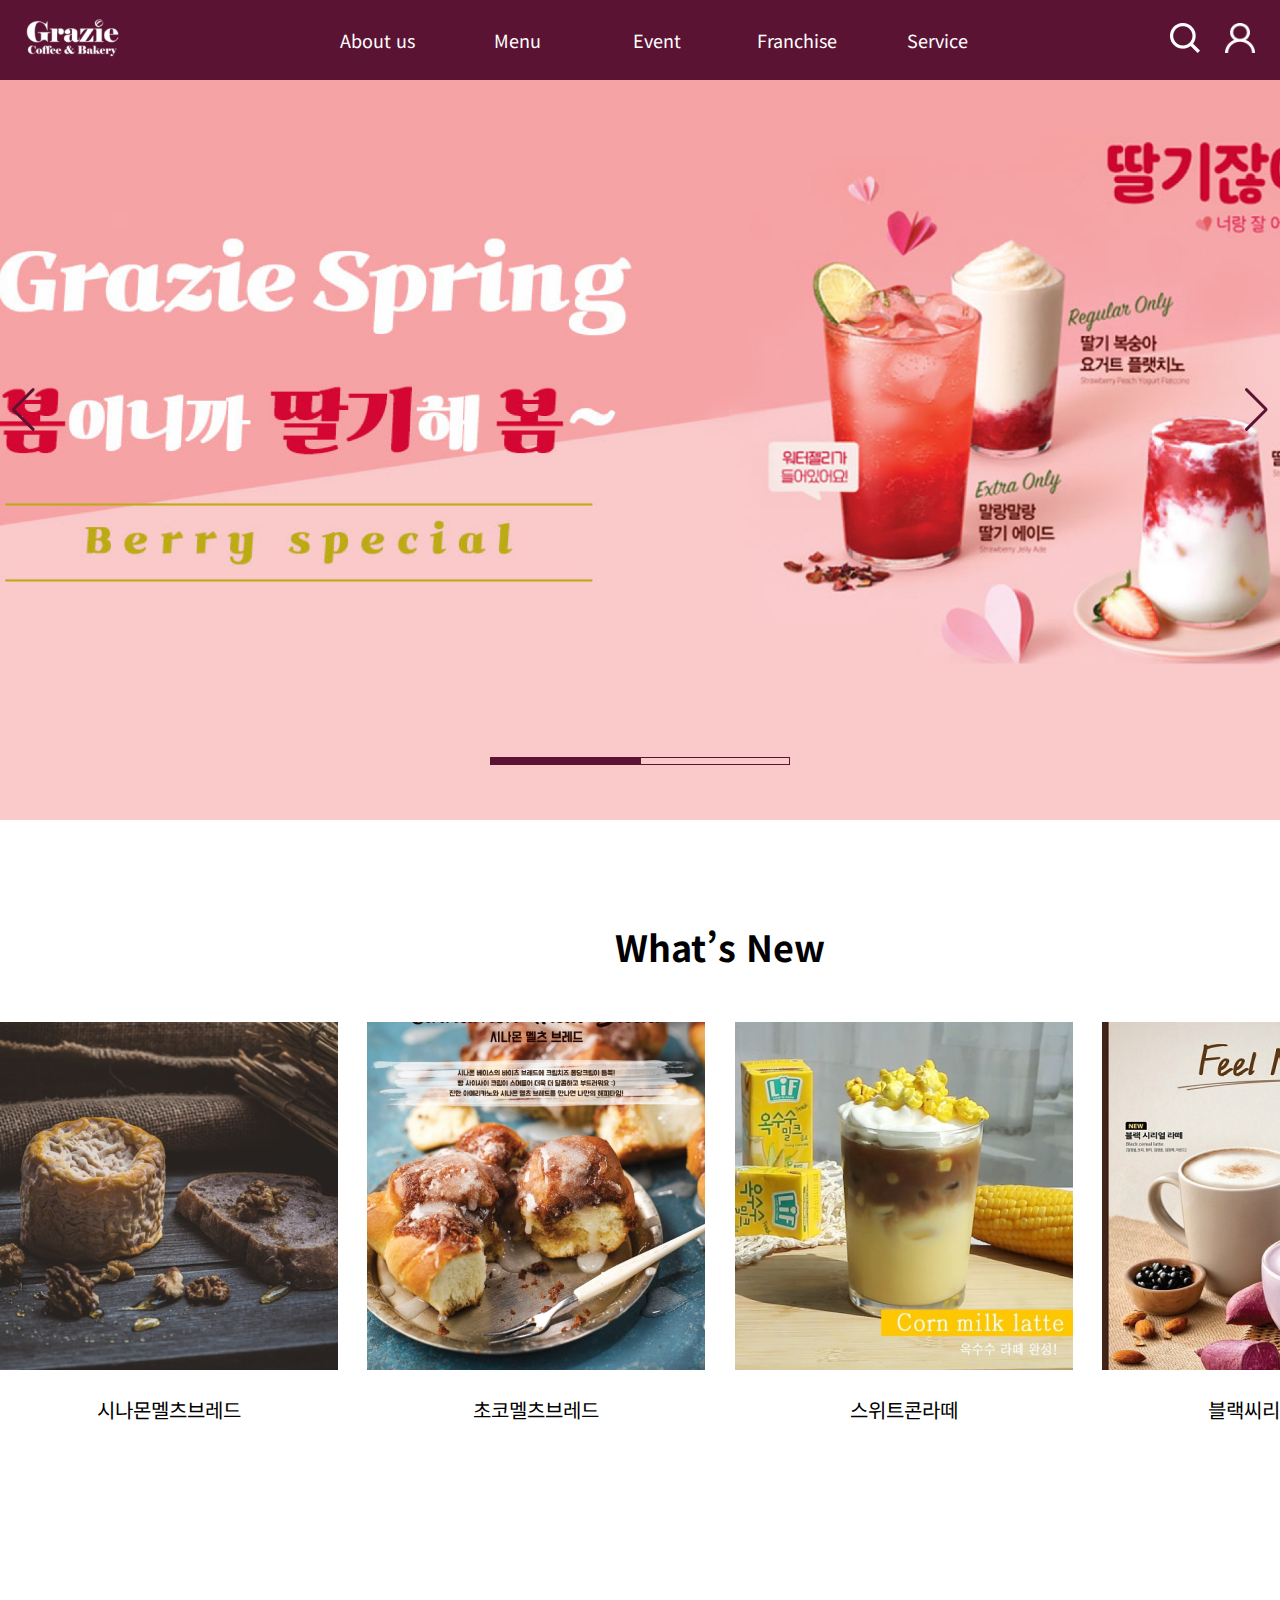
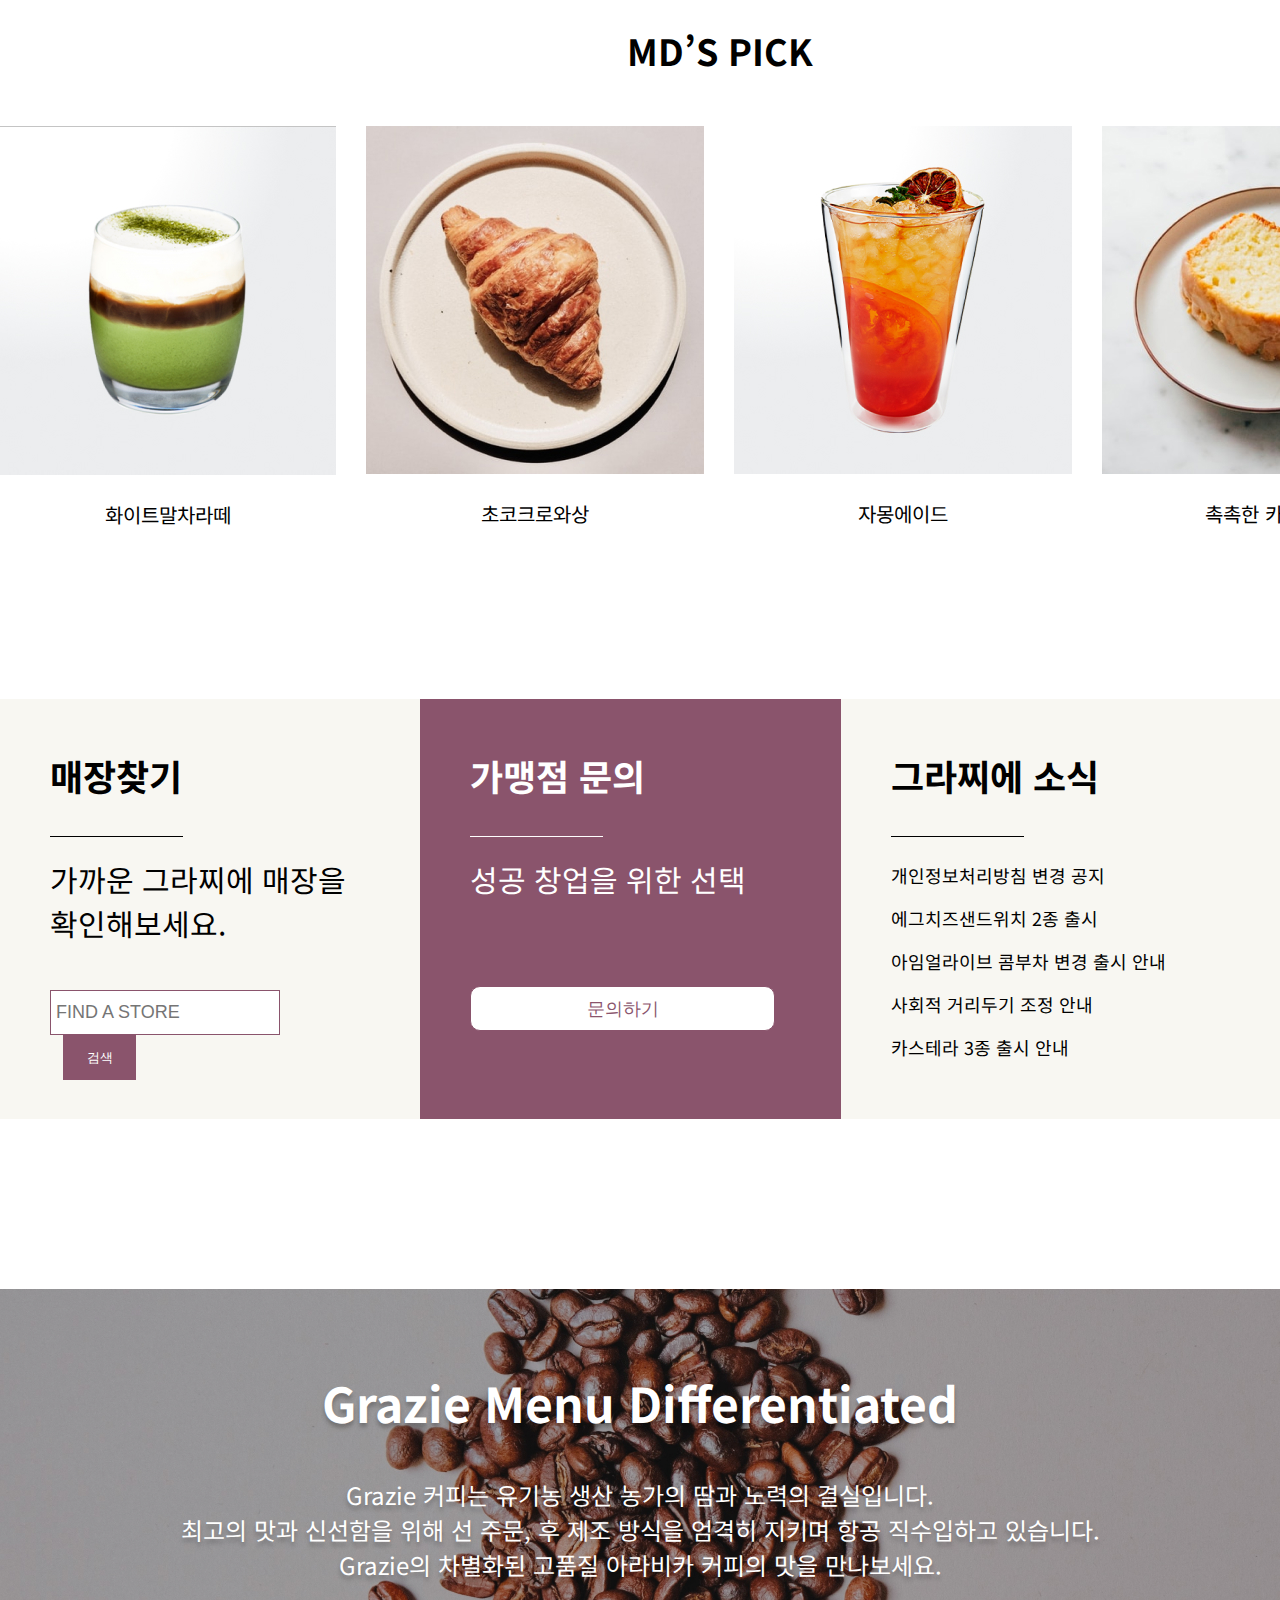
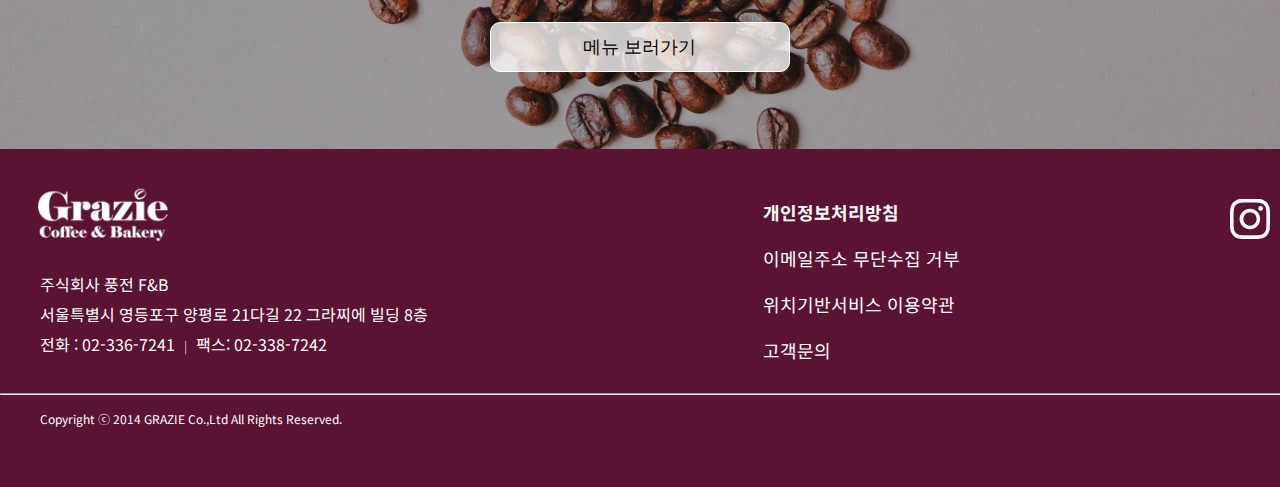
<file: index.html>
<!DOCTYPE html>
<html lang="ko">

<head>
  <meta charset="UTF-8">
  <meta http-equiv="X-UA-Compatible" content="IE=edge">
  <meta name="viewport" content="width=device-width, initial-scale=1.0">
  <title>Grazie</title>
  <link rel="shortcut icon" href="./favicon.ico">
  <link rel="stylesheet" href="https://unpkg.com/swiper@8/swiper-bundle.min.css" />
  <link href="https://fonts.googleapis.com/css2?family=Noto+Sans+KR:wght@400;500;700&display=swap" rel="stylesheet">
  <link rel="stylesheet" href="css/default.css">
  <link rel="stylesheet" href="css/pc.css" media="screen and (min-width: 768px)">
  <link rel="stylesheet" href="css/mobile.css" media="screen and (max-width: 767px)">
  <script src="https://ajax.googleapis.com/ajax/libs/jquery/3.5.1/jquery.min.js"></script>
  <script src="https://unpkg.com/swiper@8/swiper-bundle.min.js"></script>
  <script src="js/main.js"></script>
  <!-- 오픈그래프 seo, sns 최적화 -->
  <meta property="og:image" content="./main-title.jpg">
  <meta property="og:title" content="Grazie 리뉴얼 브랜딩사이트">
  <meta property="og:description" content="UI/UX 설계 시안을 기반으로 한 브랜드 홈페이지를 제작.Grazie 브랜딩사이트를 리뉴얼 
  해보았습니다">
</head>

<body>
  <div class="header-component">
    <script src="./js/header.js"></script>
  </div>
  <!-- 사이트맵 레이어 팝업창 -->
  <div class="sitemap-modal pc-only">
    <div class="blank"><img src="./images/blank.jpg" alt="blank">
    </div>
    <ul>
      <li>
        <ul>
          <li><a href="./about.html">Grazie</a></li>
          <li><a href="#">Grazie Story</a></li>
          <li><a href="#">오시는 길</a></li>
        </ul>
      </li>
      <li>
        <ul>
          <li><a href="./menu.html">Coffee</a></li>
          <li><a href="#">Beverage</a></li>
          <li><a href="#">Bakery</a></li>
          <li><a href="#">Food</a></li>
        </ul>
      </li>
      <li>
        <ul>
          <li><a href="./sub-03.html">이벤트 소식</a></li>
          <li><a href="#">당첨자 현황</a></li>
        </ul>
      </li>
      <li>
        <ul>
          <li><a href="#">Concept</a></li>
          <li><a href="#">개설안내</a></li>

        </ul>
      </li>
      <li>
        <ul>
          <li><a href="#">Notice</a></li>
          <li><a href="#">FAQ</a></li>
          <li><a href="#">고객의 소리</a></li>
          <li><a href="#">제품 구매상담</a></li>
        </ul>
      </li>
    </ul>
    <div class="blank2">
    </div>

  </div><!-- site map modal -->

  <!-- 슬라이더 컨테이터 -->
  <div id="main-visual" class="swiper">
    <div class="swiper-wrapper">
      <!-- 슬라이더 콘텐츠 -->
      <div class="swiper-slide s1">
        <div class="title">
          <!-- <img src="./images/main-visual-text.png" class="pc-only" alt=""> -->
          <img src="./images/m-text01.png" class="mobile-only" alt="">
        </div>
      </div>
      <div class="swiper-slide s2">
        <div class="title2">
          <img src="images/main-visual_2-text.png" class="pc-only" alt="">
          <img src="./images/m-text02.png" class="mobile-only" alt="">
        </div>
      </div>
    </div>

    <!-- 하단 버튼 -->
    <div class="swiper-pagination"></div>

    <!-- 이동 화살표 -->
    <div class="swiper-button-prev pc-only"></div>
    <div class="swiper-button-next pc-only"></div>
  </div><!-- swiper-->

  <!-- 콘텐츠 부분 -->


  <main>
    <section id="contants-1" class="pc-only">
      <div id="contants1">
        <h2>What’s New</h2>
        <ul id="what-new">
          <li><a href="#">
              <img src="./images/content1.jpg" alt="new1">
              <p>시나몬멜츠브레드</p>
            </a></li>
          <li><a href="#">
              <img src="./images/content2.jpg" alt="new2">
              <p>초코멜츠브레드</p>
            </a></li>
          <li><a href="#">
              <img src="./images/content3.jpg" alt="new3">
              <p>스위트콘라떼</p>
            </a></li>
          <li><a href="#">
              <img src="./images/content4.png" alt="new4">
              <p>블랙씨리얼라떼</p>
            </a></li>
        </ul>
      </div>
    </section>
    <section id="contants-2" class="pc-only">
      <div id="contants2">
        <h2>MD’S PICK </h2>
        <ul id="pick">
          <li><a href="#">
              <img src="./images/content5.jpg" alt="pick1">
              <p>화이트말차라떼</p>
            </a></li>
          <li><a href="#">
              <img src="./images/content6.jpg" alt="pick2">
              <p>초코크로와상</p>
            </a></li>
          <li><a href="#">
              <img src="./images/content7.jpg" alt="pick3">
              <p>자몽에이드</p>
            </a></li>
          <li><a href="#">
              <img src="./images/content8.jpg" alt="pick4">
              <p>촉촉한 카스테라</p>
            </a></li>
        </ul>
      </div>
    </section>

    <section id="mobile-content-1" class="mobile-only">
      <h2>What’s New</h2>
      <div class="gallery1">
        <img class="on" src="./images/content1.jpg" alt="1">
        <img src="./images/content2.jpg" alt="2">
        <img src="./images/content3.jpg" alt="3">
        <img src="./images/content4.png" alt="4">
      </div>
      <div class="btn-group1">
        <button class="prev">&lt;</button>
        <button class="next">&gt;</button>
      </div>
    </section>
    <section id="mobile-content-2" class="mobile-only">
      <h2>MD's PICk</h2>
      <div class="gallery2">
        <img class="on" src="./images/content5.jpg" alt="1">
        <img src="./images/content6.jpg" alt="2">
        <img src="./images/content7.jpg" alt="3">
        <img src="./images/content8.jpg" alt="4">
      </div>
      <div class="btn-group2">
        <button class="prev">&lt;</button>
        <button class="next">&gt;</button>
      </div>
    </section>


    <section id="content2">
      <div class="store">
        <h2>매장찾기</h2>
        <img src="./images/line 2.svg" alt="line">
        <p>가까운 그라찌에 매장을 <br>확인해보세요.</p>
        <form action="search">
          <label for="search">
            <input type="search" id="search" placeholder=" FIND A STORE">
            <input type="submit" value="검색" id="search-btn">
          </label>
        </form>
      </div>
      <div class="franchise">
        <h2>가맹점 문의</h2>
        <img src="./images/line 1.svg" alt="line">
        <p>성공 창업을 위한 선택</p>
        <button class="ask-btn">문의하기</button>
      </div>
      <div class="notice">
        <h2>그라찌에 소식</h2>
        <img src="./images/line 2.svg" alt="line">
        <div class="notice-text">
          <ul>
            <li><a href="#">개인정보처리방침 변경 공지</a></li>
            <li><a href="#">에그치즈샌드위치 2종 출시</a></li>
            <li><a href="#">아임얼라이브 콤부차 변경 출시 안내</a></li>
            <li><a href="#">사회적 거리두기 조정 안내</a></li>
            <li><a href="#">카스테라 3종 출시 안내</a></li>
          </ul>
          <ul id="text-date">
            <li>2022.03.15</li>
            <li>2022.03.15</li>
            <li>2022.03.15</li>
            <li>2022.03.15</li>
            <li>2022.03.15</li>
          </ul>
        </div>
      </div>
    </section>

    <section id="menu-about">
      <h1>Grazie Menu Differentiated</h1>
      <p>Grazie 커피는 유기농 생산 농가의 땀과 노력의 결실입니다. <br>
        최고의 맛과 신선함을 위해 선 주문, 후 제조 방식을 엄격히 지키며 항공 직수입하고 있습니다. <br>
        Grazie의 차별화된 고품질 아라비카 커피의 맛을 만나보세요. </p>
      <button class="menu-about-btn">메뉴 보러가기</button>
    </section>

  </main>
  <!--여기까지 콘텐츠 부분 -->



  <div class="footer-component">
    <script src="./js/footer.js"></script>
  </div>
  <script src="js/swiper.js"></script>


</body>

</html>
</file>
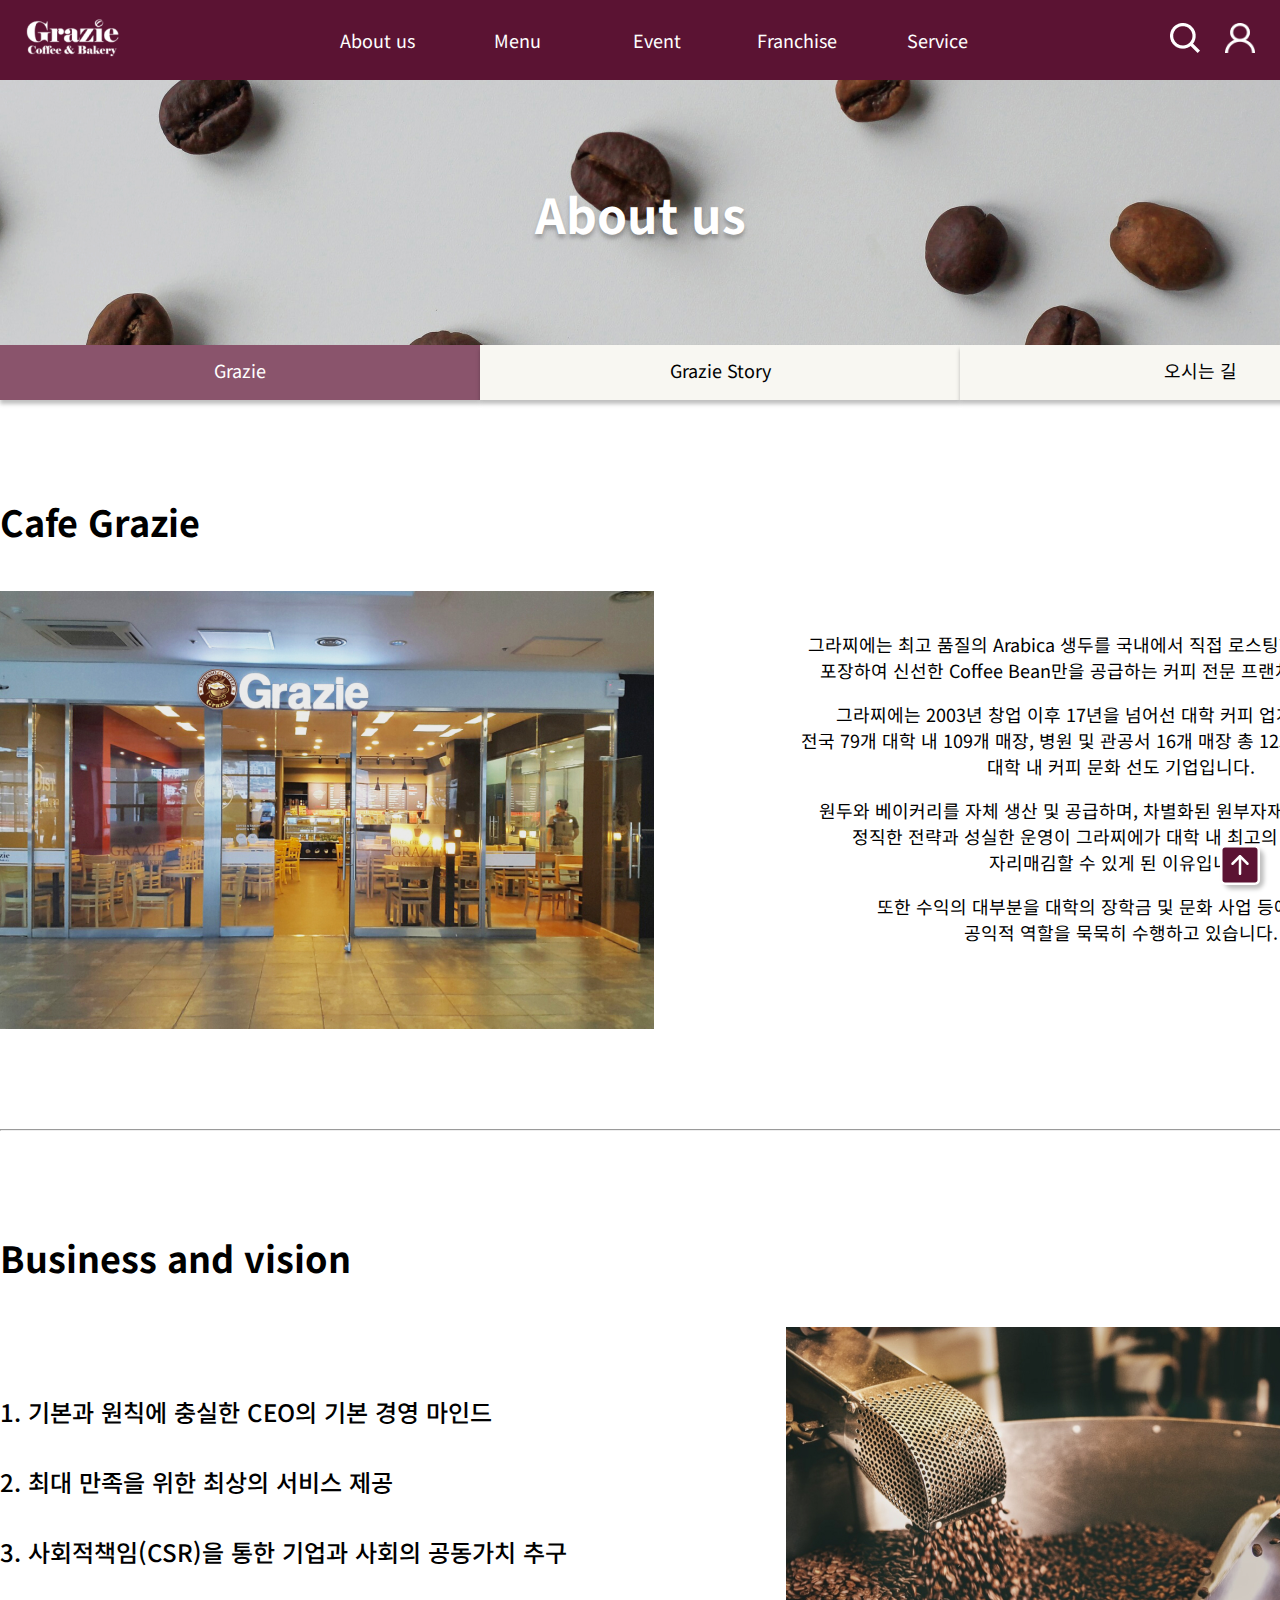
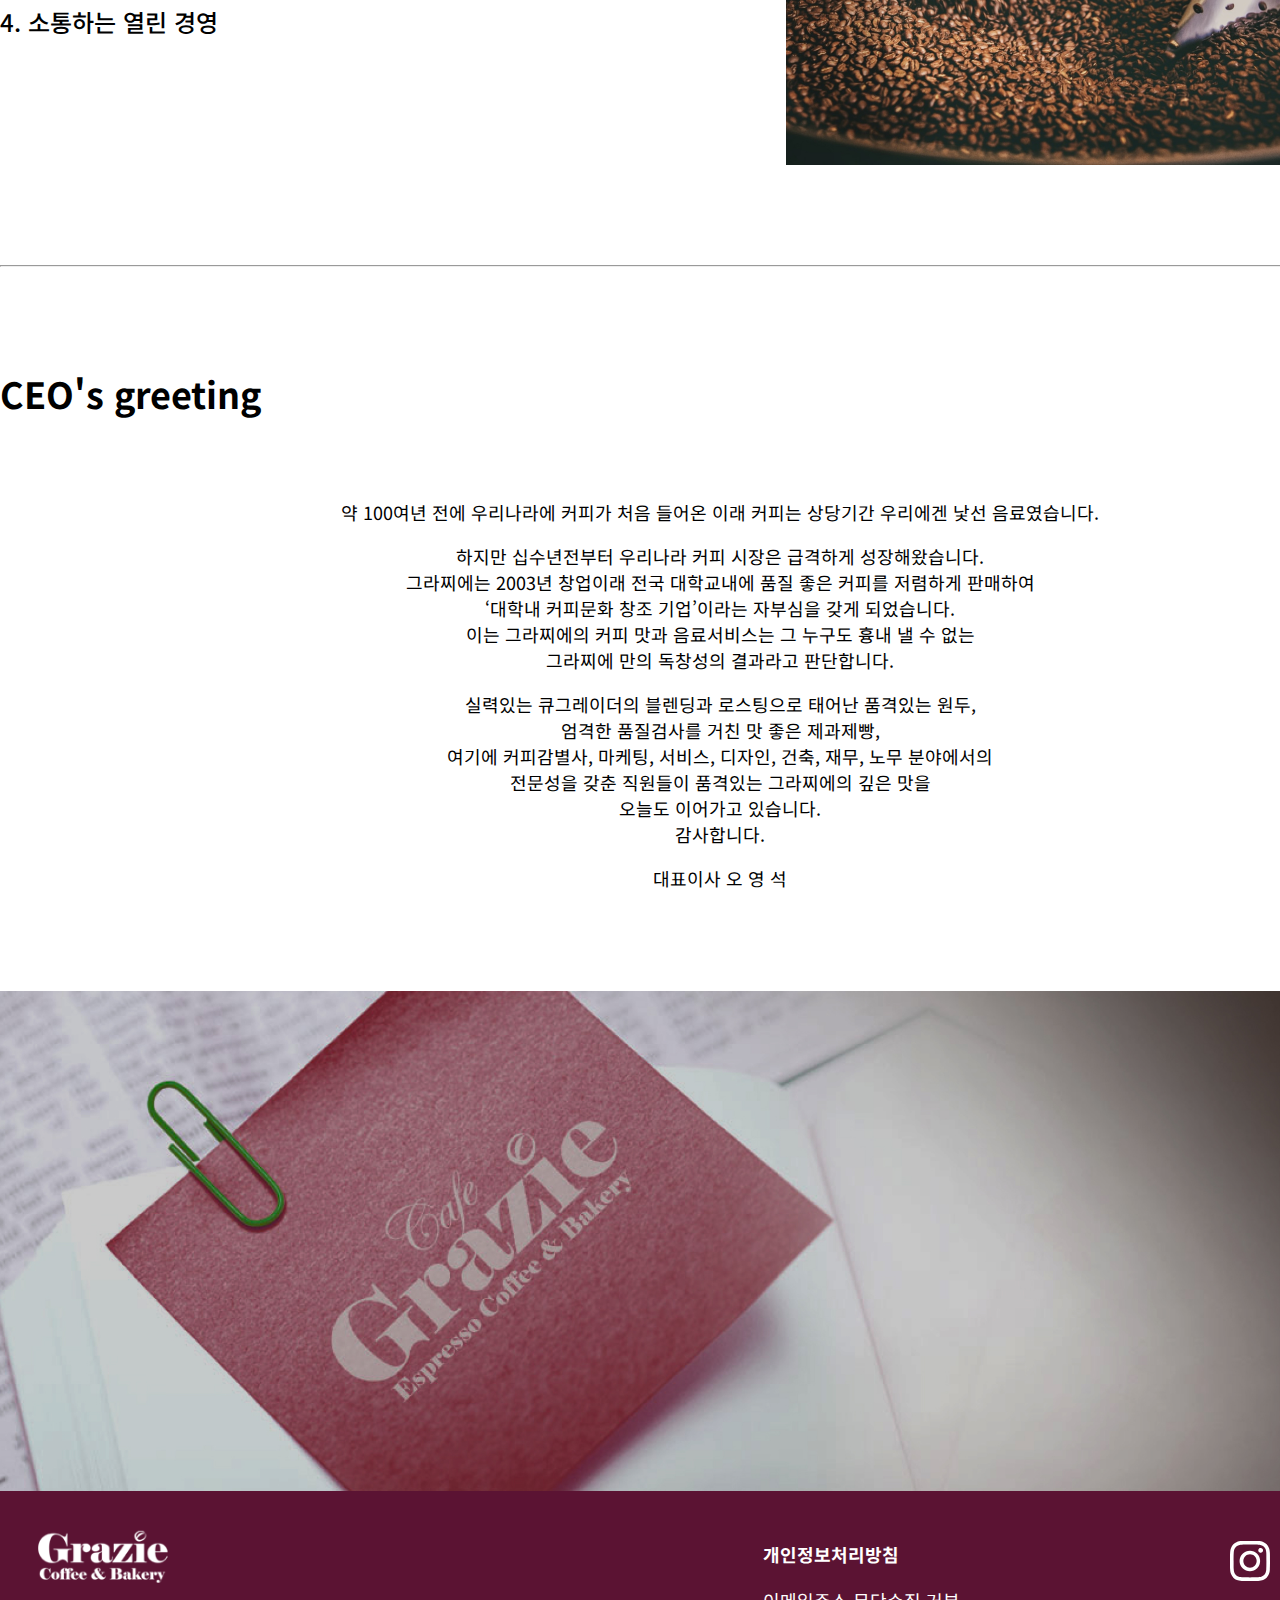
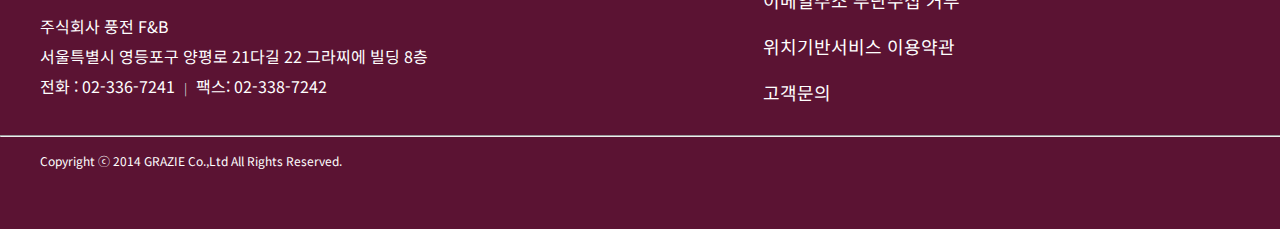
<file: about.html>
<!DOCTYPE html>
<html lang="ko">

<head>
  <meta charset="UTF-8">
  <meta http-equiv="X-UA-Compatible" content="IE=edge">
  <meta name="viewport" content="width=device-width, initial-scale=1.0">
  <title>Grazie</title>
  <link rel="stylesheet" href="https://unpkg.com/swiper@8/swiper-bundle.min.css" />
  <link href="https://fonts.googleapis.com/css2?family=Noto+Sans+KR:wght@400;500;700&display=swap" rel="stylesheet">
  <link rel="stylesheet" href="css/default.css">
  <link rel="stylesheet" href="css/sub1.css" media="screen and (min-width: 768px)">
  <link rel="stylesheet" href="css/sub1-mobile.css" media="screen and (max-width: 767px)">
  <script src="https://ajax.googleapis.com/ajax/libs/jquery/3.5.1/jquery.min.js"></script>
  <script src="https://unpkg.com/swiper@8/swiper-bundle.min.js"></script>
  <script src="js/main.js"></script>
  <!-- 오픈그래프 seo, sns 최적화 -->
  <meta property="og:image" content="./title.jpg">
  <meta property="og:title" content="Grazie 리뉴얼 브랜딩사이트">
  <meta property="og:description" content="UI/UX 설계 시안을 기반으로 한 브랜드 홈페이지를 제작.Grazie 브랜딩사이트를 리뉴얼 
  해보았습니다">
</head>

<body>
  <header id="main-header">
    <div class="header-component">
      <script src="./js/header.js"></script>
    </div>
 <!-- 사이트맵 레이어 팝업창 -->
  <div class="sitemap-modal pc-only">
    <div class="blank"><img src="./images/blank.jpg" alt="blank">
    </div>
    <ul>
      <li>
        <ul>
          <li><a href="./about.html">Grazie</a></li>
          <li><a href="#">Grazie Story</a></li>
          <li><a href="#">오시는 길</a></li>
        </ul>
      </li>
      <li>
        <ul>
          <li><a href="./menu.html">Coffee</a></li>
          <li><a href="#">Beverage</a></li>
          <li><a href="#">Bakery</a></li>
          <li><a href="#">Food</a></li>
        </ul>
      </li>
      <li>
        <ul>
          <li><a href="./sub-03.html">이벤트 소식</a></li>
          <li><a href="#">당첨자 현황</a></li>
        </ul>
      </li>
      <li>
        <ul>
          <li><a href="#">Concept</a></li>
          <li><a href="#">개설안내</a></li>

        </ul>
      </li>
      <li>
        <ul>
          <li><a href="#">Notice</a></li>
          <li><a href="#">FAQ</a></li>
          <li><a href="#">고객의 소리</a></li>
          <li><a href="#">제품 구매상담</a></li>
        </ul>
      </li>
    </ul>
    <div class="blank2">
    </div>

  </div><!-- site map modal -->
  
  </header>
 

  <main>
    <div class="about-visual">
      <h1>About us</h1>
    </div>
    
    <div class="tab-group">
      <a class="on" href="#" onclick="changeVisual(1);">Grazie</a>
      <a href="#" onclick="changeVisual(2);">Grazie Story</a>
      <a href="#" onclick="changeVisual(3);">오시는 길</a>
    </div>

    <section class="content1">
      <h1>Cafe Grazie</h1>
      <div class="content-info">
        <img src="./images/cafe.jpg" alt="cafe">
        <div class="content-text">
          <p>그라찌에는 최고 품질의 Arabica 생두를 국내에서 직접 로스팅한 후 24시간 이내에 <br>
            포장하여 신선한 Coffee Bean만을 공급하는 커피 전문 프랜차이즈 업체입니다. </p>
          <p>그라찌에는 2003년 창업 이후 17년을 넘어선 대학 커피 업계 개척 기업으로 <br>
            전국 79개 대학 내 109개 매장, 병원 및 관공서 16개 매장 총 125개 매장을 운영 중인 <br>
            대학 내 커피 문화 선도 기업입니다. </p>
          <p>원두와 베이커리를 자체 생산 및 공급하며, 차별화된 원부자재, 가격의 거품을 뺀 <br>
            정직한 전략과 성실한 운영이 그라찌에가 대학 내 최고의 커피 매장으로 <br>
            자리매김할 수 있게 된 이유입니다. </p>
          <p>또한 수익의 대부분을 대학의 장학금 및 문화 사업 등에 환원하여 <br> 
            공익적 역할을 묵묵히 수행하고 있습니다.</p>
        </div>
      </div>
      <hr>
    </section>
    <section class="content2">
      <h1>Business and vision</h1>
      <div class="content-info">
        <img src="./images/vision.jpg" alt="vision">
        <div class="content-text">
          <p>1. 기본과 원칙에 충실한 CEO의 기본 경영 마인드<br>
            2.  최대 만족을 위한 최상의 서비스 제공<br>
            3. 사회적책임(CSR)을 통한 기업과 사회의 공동가치 추구<br>
            4. 소통하는 열린 경영
          </p>
        </div>
      </div>
      <hr>
    </section>
    <section class="content3">
      <h1>CEO's greeting</h1>
        <div class="content-text">
          <p>약 100여년 전에 우리나라에 커피가 처음 들어온 이래 커피는 상당기간 우리에겐 낯선 음료였습니다.</p>
          <p>하지만 십수년전부터 우리나라 커피 시장은 급격하게 성장해왔습니다. <br>
            그라찌에는 2003년 창업이래 전국 대학교내에 품질 좋은 커피를 저렴하게 판매하여 <br>
            ‘대학내 커피문화 창조 기업’이라는 자부심을 갖게 되었습니다.<br>
            이는 그라찌에의 커피 맛과 음료서비스는 그 누구도 흉내 낼 수 없는<br>
            그라찌에 만의 독창성의 결과라고 판단합니다. </p>
          <p>실력있는 큐그레이더의 블렌딩과 로스팅으로 태어난 품격있는 원두,<br>
            엄격한 품질검사를 거친 맛 좋은 제과제빵,<br>
            여기에 커피감별사, 마케팅, 서비스, 디자인, 건축, 재무, 노무 분야에서의<br>
            전문성을 갖춘 직원들이 품격있는 그라찌에의 깊은 맛을<br>
            오늘도 이어가고 있습니다.<br>
            감사합니다. </p>
          <p>대표이사 오 영 석</p>
      </div>
    </section>
    <div class="about-visual2">
      <img src="./images/sub1-footer.jpg" alt="">
    </div>
  </main>

  <div class="footer-component">
    <script src="./js/footer.js"></script>
  </div>


</body>

</html>
</file>
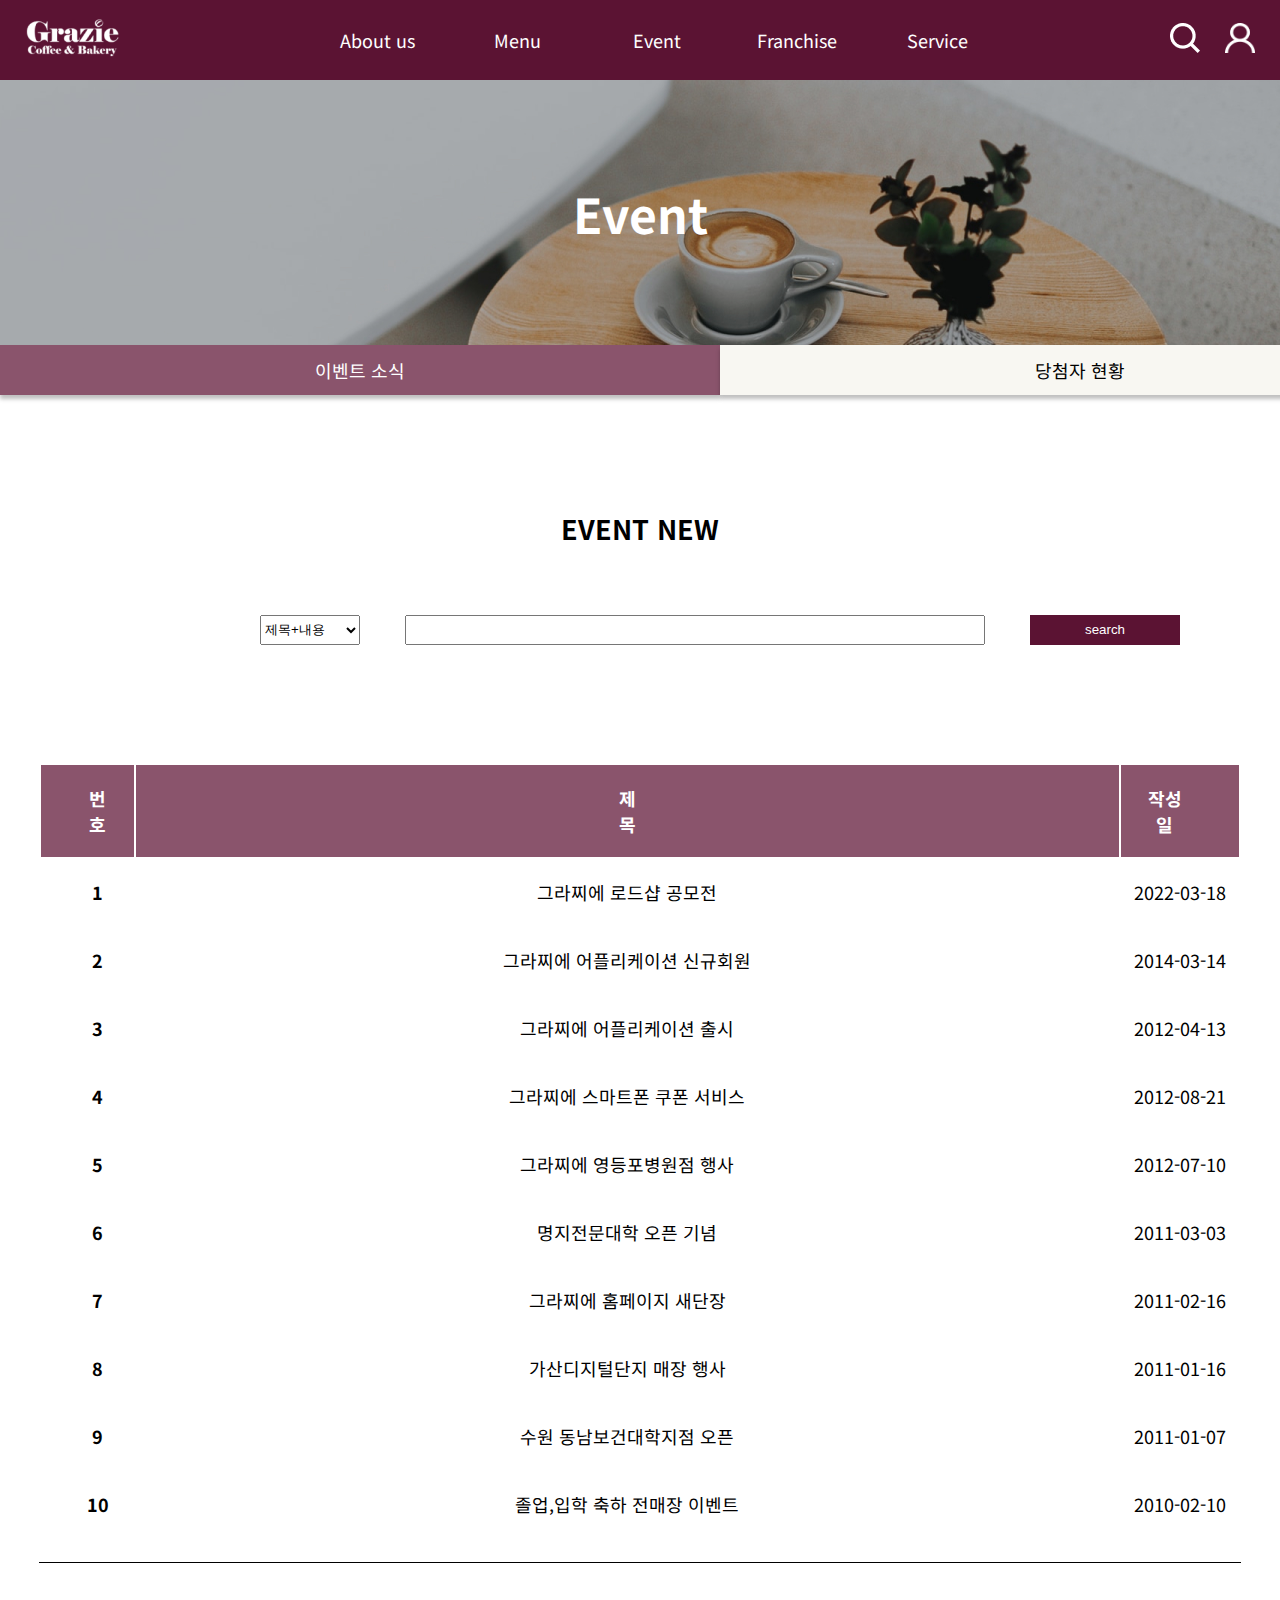
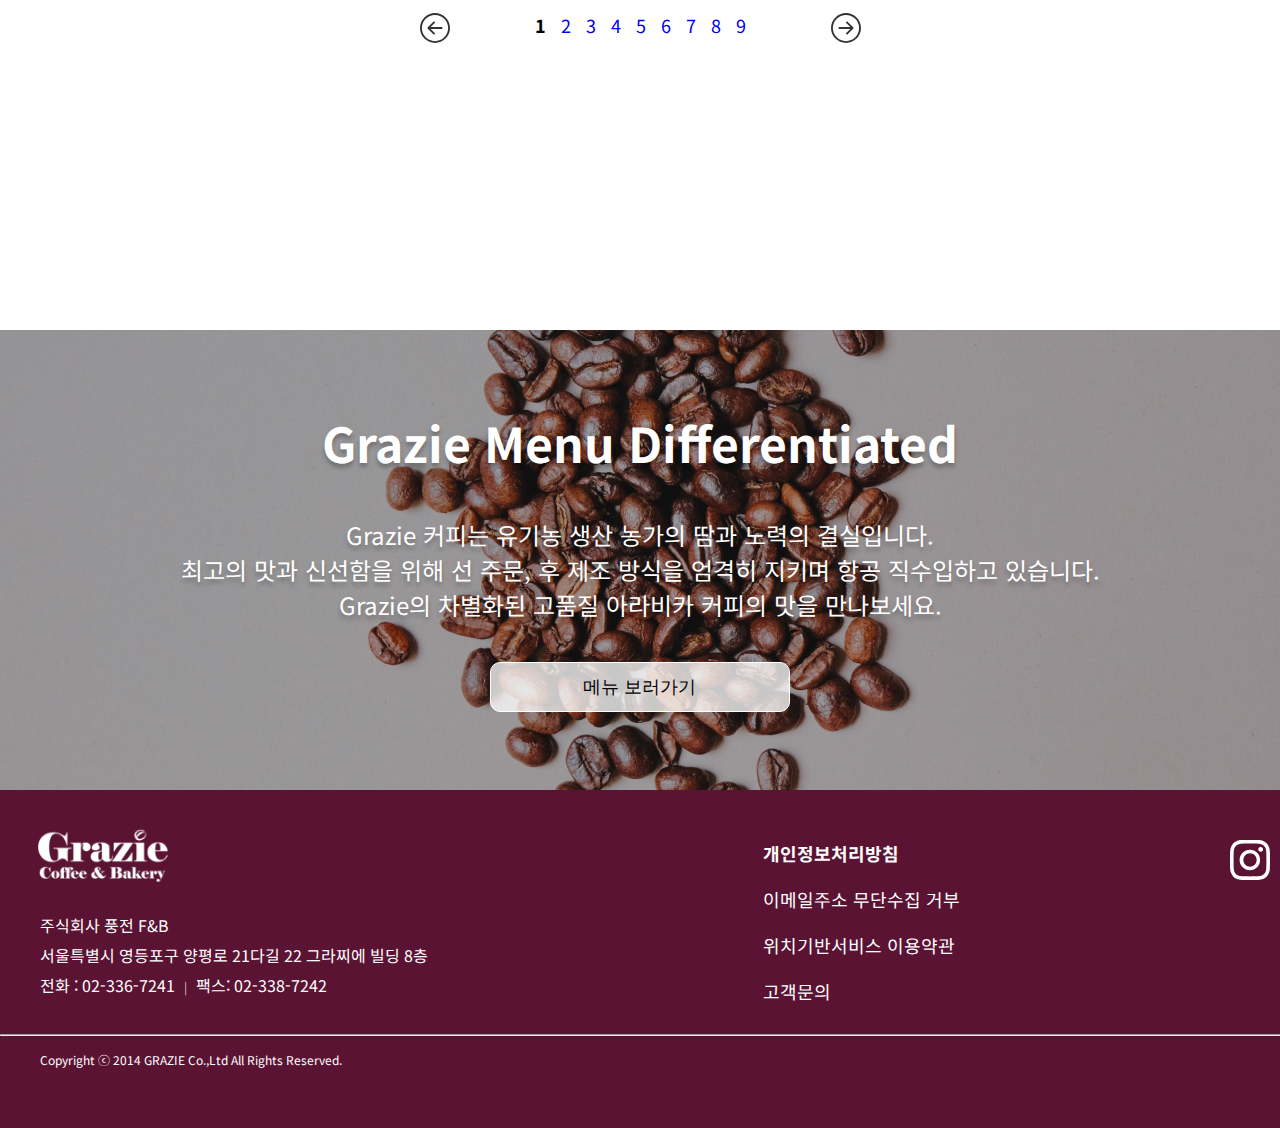
<file: sub-03.html>
<!DOCTYPE html>
<html lang="ko">
<head>
  <meta charset="UTF-8">
  <meta http-equiv="X-UA-Compatible" content="IE=edge">
  <meta name="viewport" content="width=device-width, initial-scale=1.0">
  <title>Grazie</title>
  <link rel="stylesheet" href="https://unpkg.com/swiper@8/swiper-bundle.min.css" />
  <link href="https://fonts.googleapis.com/css2?family=Noto+Sans+KR:wght@400;500;700&display=swap" rel="stylesheet">
  <link rel="stylesheet" href="css/default.css">
  <link rel="stylesheet" href="css/pc.css" media="screen and (min-width: 768px)">
  <link rel="stylesheet" href="css/mobile.css" media="screen and (max-width: 767px)">
  <script src="https://ajax.googleapis.com/ajax/libs/jquery/3.5.1/jquery.min.js"></script>
  <script src="https://unpkg.com/swiper@8/swiper-bundle.min.js"></script>
  <script src="js/main.js"></script>
  <!-- 오픈그래프 seo, sns 최적화 -->
  <meta property="og:image" content="./title.jpg">
  <meta property="og:title" content="Grazie 리뉴얼 브랜딩사이트">
  <meta property="og:description" content="UI/UX 설계 시안을 기반으로 한 브랜드 홈페이지를 제작.Grazie 브랜딩사이트를 리뉴얼 
  해보았습니다">
</head>
<body>
  <header>
    <div class="header-component">
      <script src="./js/header.js"></script>
    </div>
    <!-- 사이트맵 레이어 팝업창 -->
    <div class="sitemap-modal pc-only">
      <div class="blank"><img src="./images/blank.jpg" alt="blank">
      </div>
      <ul>
        <li>
          <ul>
            <li><a href="./about.html">Grazie</a></li>
            <li><a href="#">Grazie Story</a></li>
            <li><a href="#">오시는 길</a></li>
          </ul>
        </li>
        <li>
          <ul>
            <li><a href="./menu.html">Coffee</a></li>
            <li><a href="#">Beverage</a></li>
            <li><a href="#">Bakery</a></li>
            <li><a href="#">Food</a></li>
          </ul>
        </li>
        <li>
          <ul>
            <li><a href="./sub-03.html">이벤트 소식</a></li>
            <li><a href="#">당첨자 현황</a></li>
          </ul>
        </li>
        <li>
          <ul>
            <li><a href="#">Concept</a></li>
            <li><a href="#">개설안내</a></li>
  
          </ul>
        </li>
        <li>
          <ul>
            <li><a href="#">Notice</a></li>
            <li><a href="#">FAQ</a></li>
            <li><a href="#">고객의 소리</a></li>
            <li><a href="#">제품 구매상담</a></li>
          </ul>
        </li>
      </ul>
      <div class="blank2">
      </div>
    </div>
  </header>
 
<div class="main">
  <div id="top-img">
    <h2>Event</h2>
</div>


<div class="tab-group">
<a id="guide-bar-01" class="on" href="#" onclick="changeVisual(1);">이벤트 소식</a>
<a id="guide-bar-02" href="#" onclick="changeVisual(2);">당첨자 현황</a>
</div>

</div>






<section id="notice-event" class="on">
  <h2>EVENT NEW</h2>
  <form name="frm">
            
            
    <div class="pad">
        <select id="division" title="검색조건" class="formSelect">
            <option value="제목+내용" selected="selected">제목+내용</option>
        </select>
        <input type="text" class="search-text">
        <button id="notice-search">search</button>
    </div>

    <div id="notice">
      <table id="notice-table">
        <tr class="top-table">
          <th class="notice-num">번호</th>
          <th class="notice-title">제목</th>
          <th class="notice-date">작성일</th>
        </tr>
      <tr>
        <th class="notice-num">1</th>
        <td>그라찌에 로드샵 공모전 </td>
        <td>2022-03-18</td>
      </tr>
      <tr>
        <th class="notice-num">2</th>
        <td>그라찌에 어플리케이션 신규회원  </td>
        <td>2014-03-14</td>
      </tr>
      <tr>
        <th class="notice-num">3</th>
        <td>그라찌에 어플리케이션 출시 </td>
        <td>2012-04-13</td>
      </tr>
      <tr>
        <th class="notice-num">4</th>
        <td>그라찌에  스마트폰 쿠폰  서비스</td>
        <td>2012-08-21</td>
      </tr>
      <tr>
        <th class="notice-num">5</th>
        <td>그라찌에  영등포병원점 행사 </td>
        <td>2012-07-10</td>
      </tr>
      <tr>
        <th class="notice-num">6</th>
        <td>명지전문대학 오픈 기념 </td>
        <td>2011-03-03</td>
      </tr>
      <tr>
        <th class="notice-num">7</th>
        <td>그라찌에 홈페이지 새단장 </td>
        <td>2011-02-16</td>
      </tr>
      <tr>
        <th class="notice-num">8</th>
        <td>가산디지털단지 매장 행사 </td>
        <td>2011-01-16</td>
      </tr>
      <tr>
        <th class="notice-num">9</th>
        <td>수원 동남보건대학지점 오픈 </td>
        <td>2011-01-07</td>
      </tr>
      <tr>
        <th class="notice-num">10</th>
        <td>졸업,입학 축하 전매장 이벤트</td>
        <td>2010-02-10</td>
      </tr>
      </table>
    </div>
    
    <div class="page-num">
        <img src="./images/bi_arrow-left-circle.svg" alt="이전10개">
        &nbsp;<strong class="on">1</strong>&nbsp;  &nbsp;<a href="#" onclick="javascript:paging(2); return false;">2</a>&nbsp;  &nbsp;<a href="#" onclick="javascript:paging(3); return false;">3</a>&nbsp;  &nbsp;<a href="#" onclick="javascript:paging(4); return false;">4</a>&nbsp;  &nbsp;<a href="#" onclick="javascript:paging(5); return false;">5</a>&nbsp;  &nbsp;<a href="#" onclick="javascript:paging(6); return false;">6</a>&nbsp;  &nbsp;<a href="#" onclick="javascript:paging(7); return false;">7</a>&nbsp;  &nbsp;<a href="#" onclick="javascript:paging(8); return false;">8</a>&nbsp;  &nbsp;<a href="#" onclick="javascript:paging(9); return false;">9</a>&nbsp;
        <img src="./images/bi_arrow-right-circle.svg" alt="다음10개">
    </div>
    
</form>




</section>



<section id="win-now">
  <h2>당첨자 현황</h2>
</section>



<section id="menu-about">
  <h1>Grazie Menu Differentiated</h1>
  <p>Grazie 커피는 유기농 생산 농가의 땀과 노력의 결실입니다. <br>
    최고의 맛과 신선함을 위해 선 주문, 후 제조 방식을 엄격히 지키며 항공 직수입하고 있습니다. <br>
    Grazie의 차별화된 고품질 아라비카 커피의 맛을 만나보세요. </p>
  <button class="menu-about-btn">메뉴 보러가기</button>
</section>
<div class="footer-component">
  <script src="./js/footer.js"></script>
</div>

</body>
</html>
</file>
<file: css/default.css>
/* default.css */

*{
    margin: 0;
    padding: 0;
    box-sizing: border-box;
}

ul {
    list-style-type: none;
  }
  
a {
    text-decoration: none;
}
  
body {
    font-family: 'Noto Sans KR', sans-serif;
    font-size: 18px;
}
</file>
<file: css/pc.css>
/* pc.css */

body{
    background: #FFFFFF;
    font-size: 18px;
  }

  #login img{
    width: 30px;
    height: 30px;
  }
   
  /* 모바일 전용 콘텐츠 비표시 */
  .mobile-only {
    display: none;
  }
  
  .container {
    width: 1440px;
    margin: 0 auto;
    display: flex;
    align-items: center;
    justify-content: space-between;
    /* outline: 1px solid #ccc; */
  }

  #main-header {
    width: 100%;
    background: #5B1333;
    min-width: 1120px;
    top: 0;
    left: 0;
    position: fixed;
    height: 80px;
    display: flex;
    justify-content: space-between;
    align-items: center;
    z-index: 99;
  }

  #gnb > ul {
    display: flex;
  }

  #gnb > ul > li >a {
    color: #FFFFFF;
    width: 140px;
    line-height: 45px;
    display: inline-block;
    text-align: center;
  }
  #gnb > ul > li > a:hover{
    width: 140px;
    height: 45px;
    color: #5B1333;
    text-align: center;
    background-color: #FFFFFF;
    box-sizing: border-box;
    box-shadow: 0px 4px 4px 3px rgba(60, 13, 34, 0.7);
    border-radius: 10px;
    transition: 0.5s;
    transition-timing-function: cubic-bezier(0.2,-2,0.8,2);
    transform-origin: center;
  }
  #gnb > ul > li > a:focus {
    width: 140px;
    height: 45px;
    color: #5B1333;
    text-align: center;
    background-color: #FFFFFF;
    box-sizing: border-box;
    box-shadow: 0px 4px 4px 3px rgba(60, 13, 34, 0.7);
    border-radius: 10px;
    transition: 0.5s;
    transition-timing-function: cubic-bezier(0.2,-2,0.8,2);
    transform-origin: center;
    /* transform: rotate(10deg); */
  }


  .right-menu {
      display: flex;
      justify-content: center;
      align-items: center;
      /* outline:2px solid red; */
  }
#login {
    margin: 0px 25px;
}
    /* swiper slider */
.swiper {
    width: 100%;
    height: calc(100vh - 80px);
    /* background: #ccc; */
  }
  .swiper .swiper-slide.s1{
    background-image: url(../images/main-visual.jpg);
    background-size: cover;
    background-position: center;
  }
  
  .swiper .swiper-slide.s2{
    background-image: url(../images/main-visual_2.jpg);
    background-size: cover;
    background-position: center;
  }

  .swiper .swiper-slide .title {
      padding: 10px;
      position: absolute;
      left: 110px;
      top: 210px;
      background: rgba(246, 164, 166, 0.7);
      border-radius: 20px;
    }
    .swiper .swiper-slide .title2 {
    padding: 10px;
    position: absolute;
    left: 110px;
    top: 210px;
    background: rgba(244, 244, 242, 0.5);
    border-radius: 20px;
  }

  .swiper-button-prev,.swiper-button-next {
      color: #5B1333;
  }
    
    .swiper-pagination-bullet {
    border-radius: 0;
    border: 1px solid #5B1333;
    width: 150px;
    height: 8px;
    background-color: transparent;
    opacity: 1;
    margin: 0 !important;
  }
  
  .swiper-pagination-bullet-active {
    background: #5B1333;
    opacity: 1;
  }
  
  .swiper-pagination {
    bottom: 50px !important;
  }

  .sitemap-modal {
      display: none;
  }
  
  .sitemap-modal.on {
      width: 100%;
      height: 300px;
      z-index: 99;
      position: fixed;
      top: 80px;
      background: #F8F7F2;
      display:flex;
      justify-content: space-between;
      box-shadow: 0px 4px 4px rgba(0, 0, 0, 0.25);
    }
    
    .blank{
    z-index: 99;
    width: 175px;
    }

.blank2 {
  display: block;
  width: 115px;
}
    
.sitemap-modal > ul {
  display:flex;
  width: 720px;
  padding-top: 20px;
}
    
.sitemap-modal > ul > li  a {
  color: #5B1333;
  /* outline: 1px solid red; */
  display: inline-block;
  padding-bottom: 10px;
  width: 140px;
  line-height: 45px;
  text-align: center;
}

.sitemap-modal > ul > li  a:hover {
  color: #BDAB15;
}

/* 컨텐츠 부분 */

#contants-1,#contants-2{
  width: 1440px;
  margin: 0 auto;
  text-align: center;
}
#contants1> h2{
  font-size: 36px;
  margin-top: 100px;
  margin-bottom: 50px;
}
#contants1 ul{
  display: flex;
  justify-content: space-between;
}
#what-new a{
  color: #000;
}
#what-new p{
  font-size: 20px;
  margin-top: 20px;
}
#contants2{
  margin-bottom: 100px;
}
#contants2> h2{
  font-size: 36px;
  margin-top: 200px;
  margin-bottom: 50px;
}
#contants2 ul{
  display: flex;
  justify-content: space-between;
}
#pick a{
  color: #000;
}
#pick p{
  font-size: 20px;
  margin-top: 20px;
}



#content2 {
  width: 1440px;
  margin: 0 auto;
  display: flex;
  margin-top: 170px;
  margin-bottom: 170px;
}

#content2 h2 {
  font-size: 36px;
  font-weight: 700;
  margin-bottom: 15px;
}

#content2 p {
  font-size: 30px;
  margin-top: 15px;
  margin-bottom: 45px;
}

#content2 .store {
  width: 421px;
  height: 420px;
  background: #F8F7F2;
  padding: 50px;
}

#content2 .franchise {
  width: 421px;
  height: 420px;
  background: #8A546C;
  padding: 50px;
  color: #fff;
}

#content2 .notice {
  width: 600px;
  height: 420px;
  background: #F8F7F2;
  padding: 50px;
}

#search {
  width: 230px;
  height: 45px;
  font-size: 18px;
  border:1px solid #8A546C;
}

#search-btn {
  width: 73px;
  height: 45px;
  background: #8A546C;
  color: #fff;
  cursor: pointer;
  border: none;
  margin-left: 1em;
}

.franchise .ask-btn {
  width: 305px;
  height: 45px;
  font-size: 18px;
  background: #fff;
  border:1px solid #8A546C;
  margin-top: 40px;
  cursor: pointer;
  color: #8A546C;
  border-radius: 10px;
}

.notice-text > ul {
  margin-top: 20px;
}

.notice-text > ul > li {
  margin-bottom: 17px;
  font-size: 18px;
}

.notice-text > ul > li > a  {
  color: #000;
  font-size: 18px;
}

.notice-text {
  display: flex;
  justify-content: space-between;
}

/* menu-about */
#menu-about {
  width: 100%;
  max-width: 1920px;
  margin: 0 auto;
  height: 460px;
  background-image: url(../images/menu-about.jpg);
  background-position: center;
  background-size: cover;
  display: flex;
  flex-direction: column;
  justify-content: center;
  align-items: center;
  color: #fff;
}

#menu-about h1 {
  font-size: 48px;
  font-weight: 700;
  text-shadow: 0px 4px 4px rgba(0, 0, 0, 0.25);
}

#menu-about p {
  font-size: 24px;
  text-align: center;
  text-shadow: 0px 4px 4px rgba(0, 0, 0, 0.25);
  margin-top: 40px;
  margin-bottom: 40px;
}

#menu-about .menu-about-btn {
  width: 300px;
  height: 50px;
  background: rgba(255, 255, 255, 0.77);
  font-size: 18px;
  border:1px solid #fff;
  border-radius: 10px;
  color: #000;
  cursor: pointer;
}
/* 여기까지 컨텐츠 */





/* footer */
#main-footer {
  width: 100%;
  background: #5B1333;
}

.footer-info {
  width: 1440px;
  margin: 0 auto;
  padding-top: 20px;
  position: relative;
}

.footer-text {
  margin-left: 40px;
}

.footer-text p {
  font-size: 16px;
  color: #fff;
  margin-top: 10px;
  margin-bottom: 32px;
  line-height: 30px;
}

.footer-text > p > span {
  font-size: 12px;
  color: #ccc;
  margin-left: 5px;
  margin-right: 5px;
}

.footer-text2 {
  position: absolute;
  left: 763px;
  top: 50px;
}

.footer-text2 > p {
  margin-bottom: 20px;
}

.footer-text2 > p > a {
  color: #fff;
  font-size: 18px;
}

.sns-group {
  position: absolute;
  right: 20px;
  top: 50px;
}

.sns-group a img {
  margin-left: 30px;
}

.top-btn {
  background: transparent;
  position: absolute;
  right: 20px;
  bottom: 15px;
  cursor: pointer;
}

.copy {
  font-size: 12px;
  color: #fff;
  margin-left: 40px;
  margin-top: 15px;
  padding-bottom: 60px;
}



/*sub page03*/
.main {
  margin-top: 80px;
}

#top-img{
  margin-top: 80px;
  width: 100%;
  max-width: 1920px;
  margin: 0 auto;
  height: 265px;
  background-image: url(../images/event-img.jpg);
  background-size: cover;
  background-position: center;
  display: flex;
  justify-content: center;
  align-items: center;
}
#top-img h2{
  font-size: 48px;
  font-weight: 700;
  color: #fff;
}

.tab-group {
  width: 1440px;
  height: 50px;
  margin: 0 auto;
  display: flex;
  justify-content: space-between;
}
  
.tab-group a {
  width: 100%;
  background: #F8F7F2;
  text-align: center;
  font-size: 18px;
  line-height: 50px;
  color: #000;
  box-shadow: 0px 4px 4px rgba(0, 0, 0, 0.25);
}

.tab-group a:hover {
  background: #8A546C;
  color: #fff;
  transition: all 0.4s ease;
}

.tab-group > a.on {
  background: #8A546C;
  color: #fff;
}


#notice-event{
  text-align: center;
  margin: 0 auto;
  padding-top: 114px;
  display: none;
}
#notice-event.on{
  display: block;
}

#notice-event h2{
  margin-bottom:65px;
}
#division{
  width: 100px;
  height: 30px;
}
.search-text{
  width: 580px;
  height: 30px;
  margin-left: 40px;
}
#notice-search{
  width: 150px;
  height: 30px;
  margin-left: 40px;
  color: #fff;
  border: none;
  background-color: #5B1333;
}
.pad{
  padding-bottom: 118px;
  width: 1440px;
  margin: 0 auto;
}
#notice{
  width: 1202px;
  height: 800px;
  border-bottom: 1px solid #000;
  margin: 0 auto;
  border-collapse: collapse;
}
#notice-table{
text-align: center;
}
.top-table{
  background-color: #8A546C;
  color: #fff;
  text-align: center;
}
.top-table .notice-date{
  padding-right: 50px;
  text-align: center;
}
table th,td{
  padding-bottom: 20px;
  padding-top: 20px;
}
table th,td:first-child{
  padding: 20px
}
.notice-num{
  padding-left: 40px;
}
.notice-title{
  text-align: center;
  padding-left: 475px;
  padding-right: 475px;
}
.page-num{
  padding-top: 40px;
  padding-bottom: 292px;

}
.page-num img{
  position: relative;
  top: 10px;
  padding-left: 75px;
  padding-right: 75px;
}
#win-now h2{
  text-align: center;
  margin-top: 150px;
  margin-bottom: 850px;
}
#win-now{
  display: none;
}
#win-now.on{
  display: block;
}
</file>
<file: css/mobile.css>
/* mobile.css */
body {
    background: #fff;
}

  
  
/* pc전용 콘텐츠 비표시 */
.pc-only {
    display: none;
}

#login img{
    width: 30px;
    height: 30px;
}
  
.container {
  width: 100%;
  display: flex;position: relative;
  height: 80px;
  display: flex;
  align-items: center;
  justify-content: center;
  background-color: #5B1333;
}

.container > h1 {
  margin-top: 10px;
}

#gnb {
  display: none;
}

#gnb.on {
  position: absolute;
  background: #F8F7F2;
  width: 100%;
  top: 80px;
  padding: 20px 15px;
  display: block;
  z-index: 100;
  transition: 1s; 
}
 
#gnb ul {
  margin-top: 32px;
  margin-bottom: 16px;
}

#gnb a {
  color: #5B1333;
  padding-bottom: 26px;
  margin-left: 78px;
  display: inline-block;
  font-weight: 500;
  font-size: 18px;
}

#login {
  position: absolute;
  left: 20px;
  bottom: 20px;
}
    
#toggle_btn {
  position: absolute;
  right: 10px;
  display: inline-block;
  bottom: 20px;
  background-color: #5B1333;
  border: none;
  cursor: pointer;
}

#toggle_btn > img {
  width: 30px;
  height: 30px;
}
    
header > h1 >a >img {
  display: inline-block;
  margin-top: 10px;
}

#gnb > ul > li > a:active {
  color:#BDAB15;
}
  
.swiper {
  width: 100%;
  height: calc(100vh - 80px);
}

.swiper .swiper-slide.s1{
  background-image: url(../images/m-title01.jpg);
  background-size: cover;
  background-position: center;
}
  
.swiper .swiper-slide.s2{
  background-image: url(../images/m-title02.jpg);
  background-size: cover;
  background-position: center;
}

.swiper .swiper-slide {
  display: flex;
  justify-content: center;
}

.swiper .swiper-slide .title {
  padding: 10px;
  position: absolute;
  top: 30px;
  border-radius: 20px;
}

.swiper .swiper-slide .title2 {
  padding: 10px;
  position: absolute;
  top: 100px;
  border-radius: 20px;
}

.swiper-pagination-bullet {
  border-radius: 0;
  border: 1px solid #5B1333;
  width: 150px;
  height: 8px;
  background-color: transparent;
  opacity: 1;
  margin: 0 !important;
}
  
.swiper-pagination-bullet-active {
  background: #5B1333;
  opacity: 1;
}


/* 컨텐츠 부분 */

#mobile-content-1,
#mobile-content-2 {
  width: 100%;
  height: 400px;
  position: relative;
  margin: 0 auto;
}

.gallery1, .gallery2 {
  display: flex;
  justify-content: center;
}

#mobile-content-1 h2{
  font-size: 30px;
  font-weight: 700;
  text-align: center;
  margin-top: 45px;
  margin-bottom: 50px;
}

#mobile-content-2 h2{
  font-size: 30px;
  font-weight: 700;
  text-align: center;
  margin-top: 80px;
  margin-bottom: 50px;
}
.gallery1 img {
    width: 350px;
    height: 350px;
    position: absolute;
    opacity: 0;
    transition: all 0.7s;
    margin-bottom: 135px;
    cursor: pointer;
}
.gallery2 img {
    width: 350px;
    height: 350px;
    position: absolute;
    opacity: 0;
    transition: all 0.7s;
    margin-bottom: 135px;
    cursor: pointer;
}

.gallery1 img.on {
    opacity: 1;
}
.gallery2 img.on {
    opacity: 1;
}

.btn-group1,
.btn-group2 {
    cursor: pointer;
    padding: 16px;
}
.btn-group1 button,
.btn-group2 button{
    background-color: transparent;
}

.prev, .next {
    border: 0;
    font-size: 25px;
    padding: 15px;
    cursor: pointer;
}
.prev {
    position: absolute;
    top: 55%;
    left: 0;
}
.next {
    position: absolute;
    top: 55%;
    right: 0;
}



#content2 {
  width: 100%;
  min-width: 420px;
  margin: 0 auto;
  margin-top: 70px;
  margin-bottom: 70px;
  text-align: center;
  padding-top: 43px;
}

#content2 h2 {
  font-size: 30px;
  font-weight: 700;
  margin-bottom: 15px;
  padding-top: 10px;
}

#content2 p {
  font-size: 24px;
  margin-top: 15px;
  margin-bottom: 45px;
}

#content2 .store {
  width: 100%;
  height: 420px;
  background: #F8F7F2;
  padding: 50px;
}

#content2 .franchise {
  width: 100%;
  height: 420px;
  background: #8A546C;
  padding: 50px;
  color: #fff;
}

#content2 .notice {
  width: 100%;
  height: 420px;
  background: #F8F7F2;
  padding: 50px;
}

#search {
  width: 200px;
  height: 45px;
  font-size: 18px;
  border:1px solid #8A546C;
}

#search-btn {
  width: 73px;
  height: 45px;
  background: #8A546C;
  color: #fff;
  cursor: pointer;
  margin-left: 1em;
  border: none;
}

.franchise .ask-btn {
  width: 305px;
  height: 45px;
  font-size: 18px;
  background: #fff;
  border:1px solid #8A546C;
  margin-top: 40px;
  cursor: pointer;
  color: #8A546C;
  border-radius: 10px;
}

.notice-text > ul {
  margin-top: 20px;
}

.notice-text > ul > li {
  margin-bottom: 17px;
  font-size: 14px;
  text-align: left;
}

.notice-text > ul > li > a  {
  color: #000;
  font-size: 16px;
  margin-right: 5px;
}

.notice-text {
  display: flex;
  justify-content: space-between;
}

/* menu-about */
#menu-about {
  width: 100%;
  height: 660px;
  background-image: url(../images/menu-about.jpg);
  background-position: center;
  background-size: cover;
  display: flex;
  flex-direction: column;
  justify-content: center;
  align-items: center;
  color: #fff;
}

#menu-about h1 {
  text-align: center;
  font-size: 36px;
  font-weight: 700;
  text-shadow: 0px 4px 4px rgba(0, 0, 0, 0.25);
}

#menu-about p {
  font-size: 18px;
  margin-left: 20px;
  margin-right: 20px;
  text-align: center;
  text-shadow: 0px 4px 4px rgba(0, 0, 0, 0.25);
  margin-top: 40px;
  margin-bottom: 40px;
}

#menu-about .menu-about-btn {
  width: 300px;
  height: 50px;
  background: rgba(255, 255, 255, 0.77);
  font-size: 16px;
  border:1px solid #fff;
  border-radius: 10px;
  color: #000;
  cursor: pointer;
}

/* 여기까지 컨텐츠 */


/* footer */
#main-footer {
  width: 100%;
  background: #5B1333;
}

.footer-info {
  width: 100%;
  margin: 0 auto;
  padding-top: 60px;
  text-align: center;
  position: relative;
}


.footer-text p {
  font-size: 16px;
  color: #fff;
  line-height: 30px;
}

.footer-text p:first-child {
  margin-bottom: 15px;
}

.footer-text p:last-child {
  margin-top: 15px;
  margin-bottom: 20px;
}


.sns-group {
  margin-top: 20px;
  margin-bottom: 20px;
}

.sns-group a img {
  margin-left: 15px;
  margin-right: 15px;
}

.top-btn {
  background: transparent;
  position: absolute;
  right: 20px;
  bottom: 15px;
  cursor: pointer;
}

.copy {
  font-size: 12px;
  color: #fff;
  padding-bottom: 70px;
}  



/*sub--03*/
#top-img{
  width: 100%;
  height: 200px;
  background-image: url(../images/event-img.jpg);
  background-size: cover;
  background-position: center;
  display: flex;
  justify-content: center;
  align-items: center;
  margin: 0 auto;
}
#top-img h2{
  font-size: 36px;
  font-weight: 700;
  color: #fff;
}
.tab-group {
  width: 100%;
  height: 40px;
  margin: 0 auto;
  margin-top: 60px;
  display: flex;
  justify-content: space-between;
}
  
.tab-group a {
  width: 100%;
  height: 40px;
  background: #F8F7F2;
  text-align: center;
  font-size: 18px;
  line-height: 40px;
  color: #000;
  box-shadow: 0px 4px 4px rgba(0, 0, 0, 0.25);
}

.tab-group > a.on {
  background: #8A546C;
  color: #fff;
}


/* .guide-bar > a.on {
  background: #8A546C;
  color: #fff;
} */

#notice-event{
  text-align: center;
  padding-top: 114px;
  display: none;
}
#notice-event.on{
  display: block;
}

#notice-event h2{
  margin-bottom:65px;
}
.pad{
  display: none;
}
#notice{
  border-collapse: collapse;
  font-size: 14px;
} 
#notice-table{
  width: 80%;
  min-width: 350px;
text-align: center;
margin: 0 auto;
}
.top-table{
  background-color: #8A546C;
  color: #fff;
  text-align: center;
  font-size: 1px;
}
.top-table .notice-date{
  text-align: center;
}
table th,td{
  padding-bottom: 10px;
  padding-top: 10px;
}
table th,td:first-child{
  padding: 10px
}
.notice-num{
  padding-left: 5px;
}
.notice-title{
  text-align: center;
}
.page-num{
  padding-top: 40px;
  padding-bottom: 150px;

}
.page-num img{
  position: relative;
  top: 5px;
  margin-left: 15px;
  margin-right: 15px;
  width: 20px;
}
#win-now h2{
  text-align: center;
  margin-top: 150px;
  margin-bottom: 850px;
}
#win-now{
  display: none;
}
#win-now.on{
  display: block;
}
</file>
<file: css/sub1.css>
/* sub1.css */

/* pc.css */

body{
    background: #FFFFFF;
    font-size: 18px;
  }

  #login img{
    width: 30px;
    height: 30px;
  }
   
  /* 모바일 전용 콘텐츠 비표시 */
  .mobile-only {
    display: none;
  }
  
  .container {
    width: 1440px;
    margin: 0 auto;
    display: flex;
    align-items: center;
    justify-content: space-between;
    /* outline: 1px solid #ccc; */
  }

  #main-header {
    width: 100%;
    background: #5B1333;
    min-width: 1120px;
    position: fixed;
    height: 80px;
    top:0;
    left: 0;
    display: flex;
    justify-content: space-between;
    align-items: center;
    z-index: 99;
  }

  #gnb > ul {
    display: flex;
  }

  #gnb > ul > li >a {
    color: #FFFFFF;
    width: 140px;
    line-height: 45px;
    display: inline-block;
    text-align: center;
  }

  #gnb > ul > li > a:hover{
    width: 140px;
    height: 45px;
    color: #5B1333;
    text-align: center;
    background-color: #FFFFFF;
    box-sizing: border-box;
    box-shadow: 0px 4px 4px 3px rgba(60, 13, 34, 0.7);
    border-radius: 10px;
    transition: 0.3s;
    transition-timing-function: cubic-bezier(0.2,-2,0.8,2);
    transform-origin: center;
  }
  #gnb > ul > li > a:focus {
    width: 140px;
    height: 45px;
    color: #5B1333;
    text-align: center;
    background-color: #FFFFFF;
    box-sizing: border-box;
    box-shadow: 0px 4px 4px 3px rgba(60, 13, 34, 0.7);
    border-radius: 10px;
    transition: 0.3s;
    transition-timing-function: cubic-bezier(0.2,-2,0.8,2);
    transform-origin: center;
    /* transform: rotate(10deg); */
  }

  .right-menu {
      display: flex;
      justify-content: center;
      align-items: center;
      /* outline:2px solid red; */
  }
#login {
    margin: 0px 25px;
}

  .sitemap-modal {
      display: none;
  }
  
  .sitemap-modal.on {
      width: 100%;
      height: 300px;
      z-index: 99;
      position: fixed;
      top: 80px;
      background: #F8F7F2;
      display:flex;
      justify-content: space-between;
      box-shadow: 0px 4px 4px rgba(0, 0, 0, 0.25);
    }
    
    .blank{
    z-index: 99;
    width: 175px;
    }

.blank2 {
  display: block;
  width: 115px;
}
    
.sitemap-modal > ul {
  display:flex;
  width: 720px;
  padding-top: 20px;
}
    
.sitemap-modal > ul > li  a {
  color: #5B1333;
  /* outline: 1px solid red; */
  display: inline-block;
  padding-bottom: 10px;
  width: 140px;
  line-height: 45px;
  text-align: center;
}

.sitemap-modal > ul > li  a:hover {
  color: #BDAB15;
}

/* 컨텐츠 부분 */

/* main */
main {
  margin-top: 80px;
}

.about-visual {
  width: 100%;
  max-width: 1920px;
  margin: 0 auto;
  height: 265px;
  background-image: url(../images/about.jpg);
  background-size: cover;
  background-position: center;
  display: flex;
  justify-content: center;
  align-items: center;
}

.about-visual > h1 {
  color: #fff;
  text-shadow: 0px 4px 4px rgba(0, 0, 0, 0.25);
  font-size: 48px;
}

.tab-group {
  width: 1440px;
  height: 50px;
  margin: 0 auto;
  display: flex;
  justify-content: space-between;
}
  
.tab-group a {
  width: 480px;
  height: 55px;
  background: #F8F7F2;
  text-align: center;
  font-size: 18px;
  line-height: 50px;
  color: #000;
  box-shadow: 0px 4px 4px rgba(0, 0, 0, 0.25);
}

.tab-group a:hover {
  background: #8A546C;
  color: #fff;
  transition: all 0.4s ease;
}

.tab-group > a.on {
  background: #8A546C;
  color: #fff;
}

section {
  width: 1440px;
  margin: 0 auto;
}

section h1 {
  font-size: 36px;
  margin-top: 100px;
  margin-bottom: 44px;
}

.content-info {
  display: flex;
  justify-content: space-between;
}

.content-info img {
  width: 654px;
  margin-bottom: 100px;
}

.content1 .content-text {
  text-align: center;
  font-size: 18px;
  margin-top: 40px;
}

.content1 .content-text p {
  margin-bottom: 1em;
}

.content2 .content-info {
  flex-direction: row-reverse;
}

.content2 .content-text {
  font-size: 24px;
  font-weight: 500;
  margin-top: 50px;
  line-height: 70px;
}

.content3 .content-text {
  font-size: 18px;
  text-align: center;
  margin-top: 80px;
  margin-bottom: 100px;
}

.content3 .content-text p {
  margin-bottom: 1em;
}

.about-visual2 img{
  width: 100%;
  height: 500px;
  object-fit: cover;
  display: block;
}



/* footer */
#main-footer {
  width: 100%;
  background: #5B1333;
}

.footer-info {
  width: 1440px;
  margin: 0 auto;
  padding-top: 20px;
  position: relative;
}

.footer-text {
  margin-left: 40px;
}

.footer-text p {
  font-size: 16px;
  color: #fff;
  margin-top: 10px;
  margin-bottom: 32px;
  line-height: 30px;
}

.footer-text > p > span {
  font-size: 12px;
  color: #ccc;
  margin-left: 5px;
  margin-right: 5px;
}

.footer-text2 {
  position: absolute;
  left: 763px;
  top: 50px;
}

.footer-text2 > p {
  margin-bottom: 20px;
}

.footer-text2 > p > a {
  color: #fff;
  font-size: 18px;
}

.sns-group {
  position: absolute;
  right: 20px;
  top: 50px;
}

.sns-group a img {
  margin-left: 30px;
}

.top-btn {
  width: 40px;
  height: 40px;
  border-radius: 20%;
  background-color: #5B1333;
  position: fixed;
  right: 20px;
  bottom: 15px;
  cursor: pointer;
  box-shadow: 4px 4px 4px rgba(0, 0, 0, 0.25);
}

.copy {
  font-size: 12px;
  color: #fff;
  margin-left: 40px;
  margin-top: 15px;
  padding-bottom: 60px;
}



/* grazie story */
#grazie-story {
  width: 1440px;
  margin: 0 auto;
}

#grazie-story h1 {
  font-size: 36px;
  margin-top: 80px;
}

#grazie-story img {
  margin-bottom: 80px;
}

.story-text > h3 {
  font-weight: 500;
  font-size: 26px;
  color: #5B1333;
  margin-bottom: 26px;
}

.story-text > P {
  font-size: 18px;
  margin-bottom: 82px;
}

.story-img img {
  width: 638px;
  height: 338px;
  margin-left: 60px;
}

.story-info {
  display: flex;
  justify-content: space-between;
}

.coffee img {
  width: 375px;
  margin-right: 45px;
}

.coffee {
  justify-content: center;
}

.coffee h2 {
  font-size: 30px;
  margin-bottom: 27px;
  margin-top: 63px;
}

.coffee .story-text {
  margin-left: 45px;
}

.coffee .story-text > ul > li {
  list-style-type: disc;
  font-size: 24px;
  margin-left: 45px;
  margin-bottom: 5px;
}

.bakery .story-info img {
  width: 638px;
}

.bakery .story-text {
  width: 594px;
}

.bakery .story-text > ul > li {
  list-style-type: disc;
  margin-left: 30px;
  margin-bottom: 3px;
}

.bakery-text {
  margin-top: 50px;
  width: 456px;
  margin-right: 40px;
}

/* map */

.location-info {
  display: flex;
  justify-content: space-between;
}

.address {
  margin-top: 100px;

}

.address h2{
  font-weight: 500;
  font-size: 30px;
  margin-bottom: 40px;
}

.address h3 {
  font-weight: normal;
  font-size: 26px;
  margin-bottom: 40px;
}

.map-grazie {
  width: 900px;
  height: 500px;
  margin-bottom: 100px;
}
</file>
<file: css/sub1-mobile.css>
/* sub1-mobile.css */
body {
    background: #fff;
}

  
  
/* pc전용 콘텐츠 비표시 */
.pc-only {
    display: none;
}

#login img{
    width: 30px;
    height: 30px;
}
  
.container {
  width: 100%;
  display: flex;position: relative;
  height: 80px;
  display: flex;
  align-items: center;
  justify-content: center;
  background-color: #5B1333;
}

.container > h1 {
  margin-top: 10px;
}

#gnb {
  display: none;
}

#gnb.on {
  position: absolute;
  background: #F8F7F2;
  width: 100%;
  top: 80px;
  padding: 20px 15px;
  display: block;
  z-index: 100;
  transition: 2s; 
}
 
#gnb ul {
  margin-top: 32px;
  margin-bottom: 16px;
}

#gnb a {
  color: #5B1333;
  padding-bottom: 26px;
  margin-left: 78px;
  display: inline-block;
  font-weight: 500;
  font-size: 18px;
}

#login {
  position: absolute;
  left: 20px;
  bottom: 20px;
}
    
#toggle_btn {
  position: absolute;
  right: 10px;
  display: inline-block;
  bottom: 20px;
  background-color: #5B1333;
  border: none;
  cursor: pointer;
}

#toggle_btn > img {
  width: 30px;
  height: 30px;
}
    
header > h1 >a >img {
  display: inline-block;
  margin-top: 10px;
}

#gnb > ul > li > a:active {
  color:#BDAB15;
}
  



/* 컨텐츠 부분 */
/* main */
.about-visual {
    width: 100%;
    height: 150px;
    background-image: url(../images/about.jpg);
    background-size: cover;
    background-position: center;
    display: flex;
    justify-content: center;
    align-items: center;
  }
  
  .about-visual > h1 {
    color: #fff;
    text-shadow: 0px 4px 4px rgba(0, 0, 0, 0.25);
    font-size: 30px;
  }
  
  .tab-group {
    width: 100%;
    height: 40px;
    margin: 0 auto;
    margin-top: 60px;
    display: flex;
    justify-content: space-between;
  }
    
  .tab-group a {
    width: 100%;
    height: 40px;
    background: #F8F7F2;
    text-align: center;
    font-size: 18px;
    line-height: 40px;
    color: #000;
    box-shadow: 0px 4px 4px rgba(0, 0, 0, 0.25);
  }
  
  .tab-group > a.on {
    background: #8A546C;
    color: #fff;
  }
  
  section {
    width: 100%;
    margin: 0 auto;
    text-align: center;
  }
  
  section h1 {
    font-size: 30px;
    margin-top: 40px;
    margin-bottom: 40px;
  }
  .content-info img {
    width: 100%;
    margin-bottom: 30px;
  }
  
  .content1 .content-text {
    text-align: center;
    margin-left: 20px;
    margin-right: 20px;
    font-size: 18px;
    margin-top: 30px;
    margin-bottom: 40px;
  }
  
  .content1 .content-text p {
    margin-bottom: 1em;
  }
  
  .content2 .content-info {
    flex-direction: row-reverse;
  }
  
  .content2 .content-text {
    font-size: 18px;
    font-weight: 500;
    line-height: 60px;
    margin-bottom: 30px;
  }
  
  .content3 .content-text {
    margin-left: 20px;
    margin-right: 20px;
    font-size: 18px;
    text-align: center;
    margin-top: 80px;
    margin-bottom: 100px;
  }
  
  .content3 .content-text p {
    margin-bottom: 1em;
  }
  
  .about-visual2 img{
    width: 100%;
    height: 300px;
    object-fit: cover;
    display: block;
  }



/* footer */
#main-footer {
  width: 100%;
  background: #5B1333;
}

.footer-info {
  width: 100%;
  margin: 0 auto;
  padding-top: 60px;
  text-align: center;
  position: relative;
}


.footer-text p {
  font-size: 16px;
  color: #fff;
  line-height: 30px;
}

.footer-text p:first-child {
  margin-bottom: 15px;
}

.footer-text p:last-child {
  margin-top: 15px;
  margin-bottom: 20px;
}


.sns-group {
  margin-top: 20px;
  margin-bottom: 20px;
}

.sns-group a img {
  margin-left: 15px;
  margin-right: 15px;
}

.top-btn {
  background: transparent;
  position: absolute;
  right: 20px;
  bottom: 15px;
  cursor: pointer;
}

.copy {
  font-size: 12px;
  color: #fff;
  padding-bottom: 70px;
}
</file>
